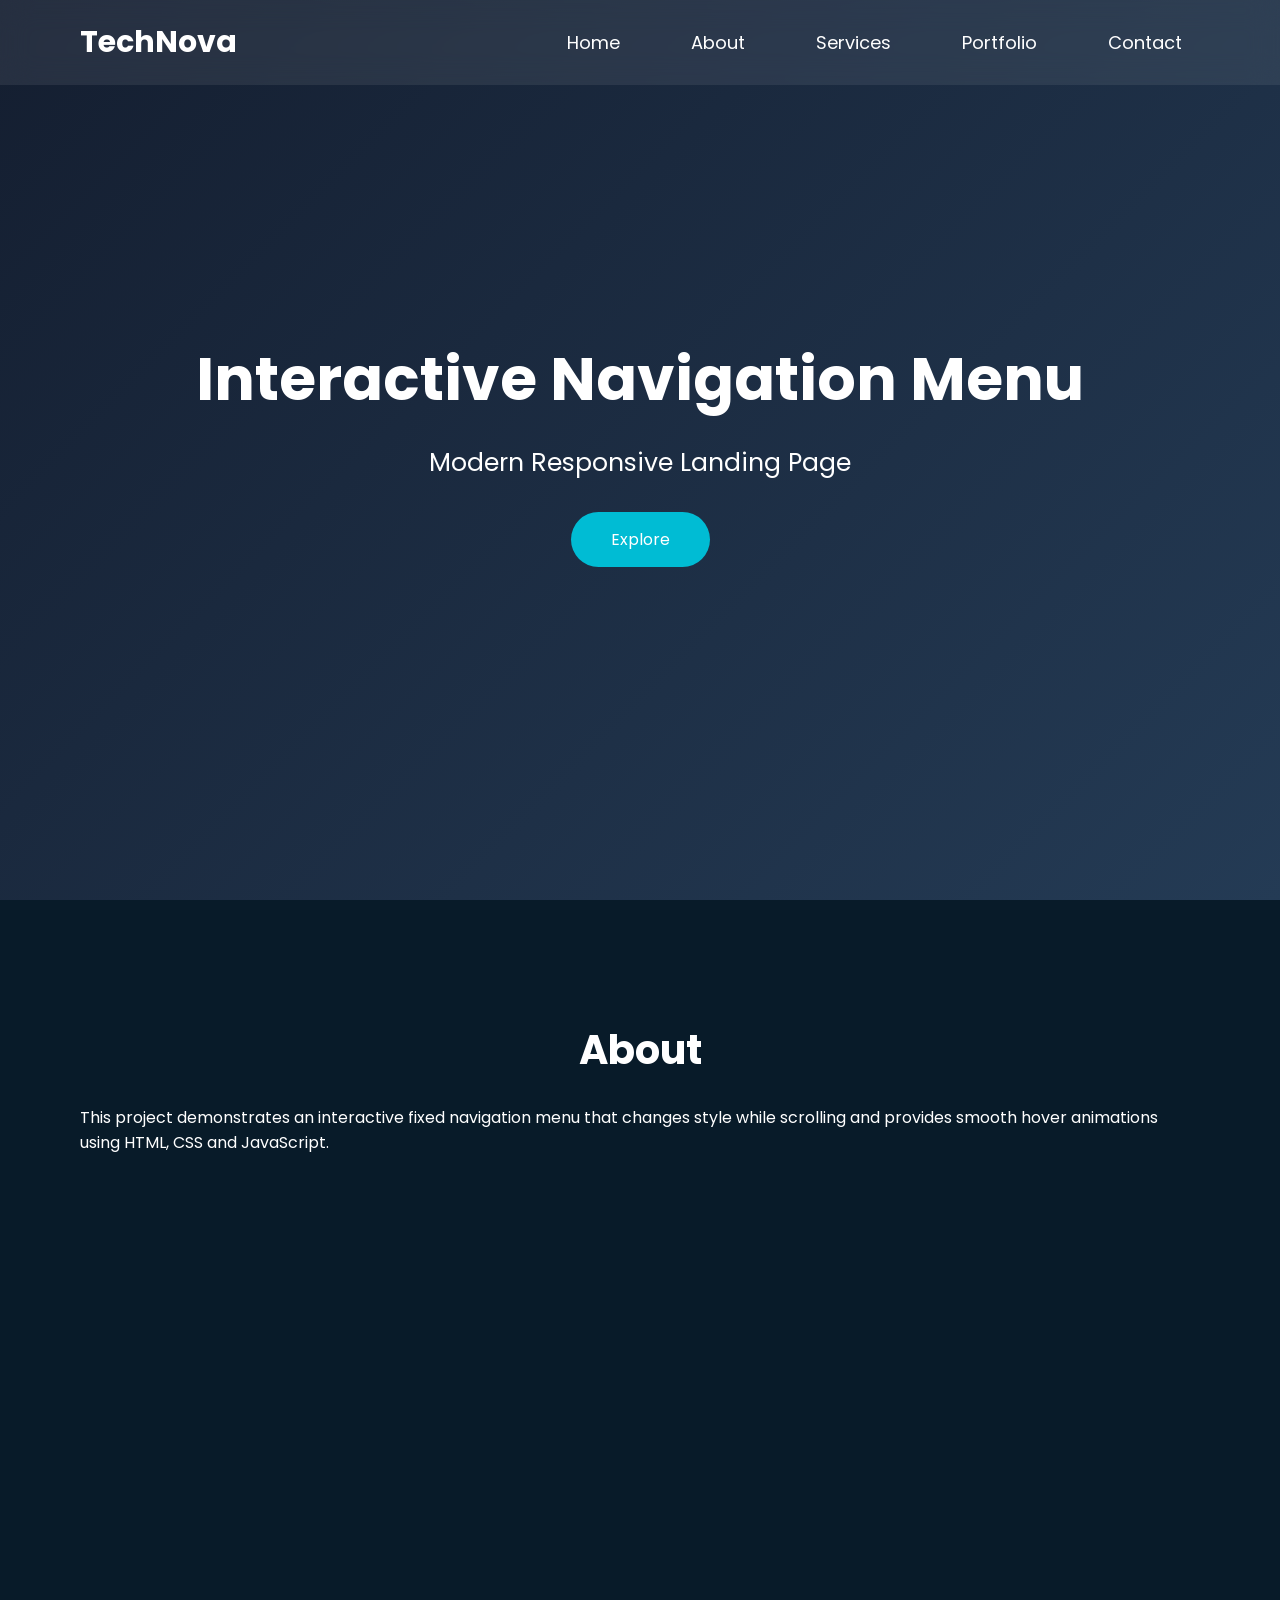
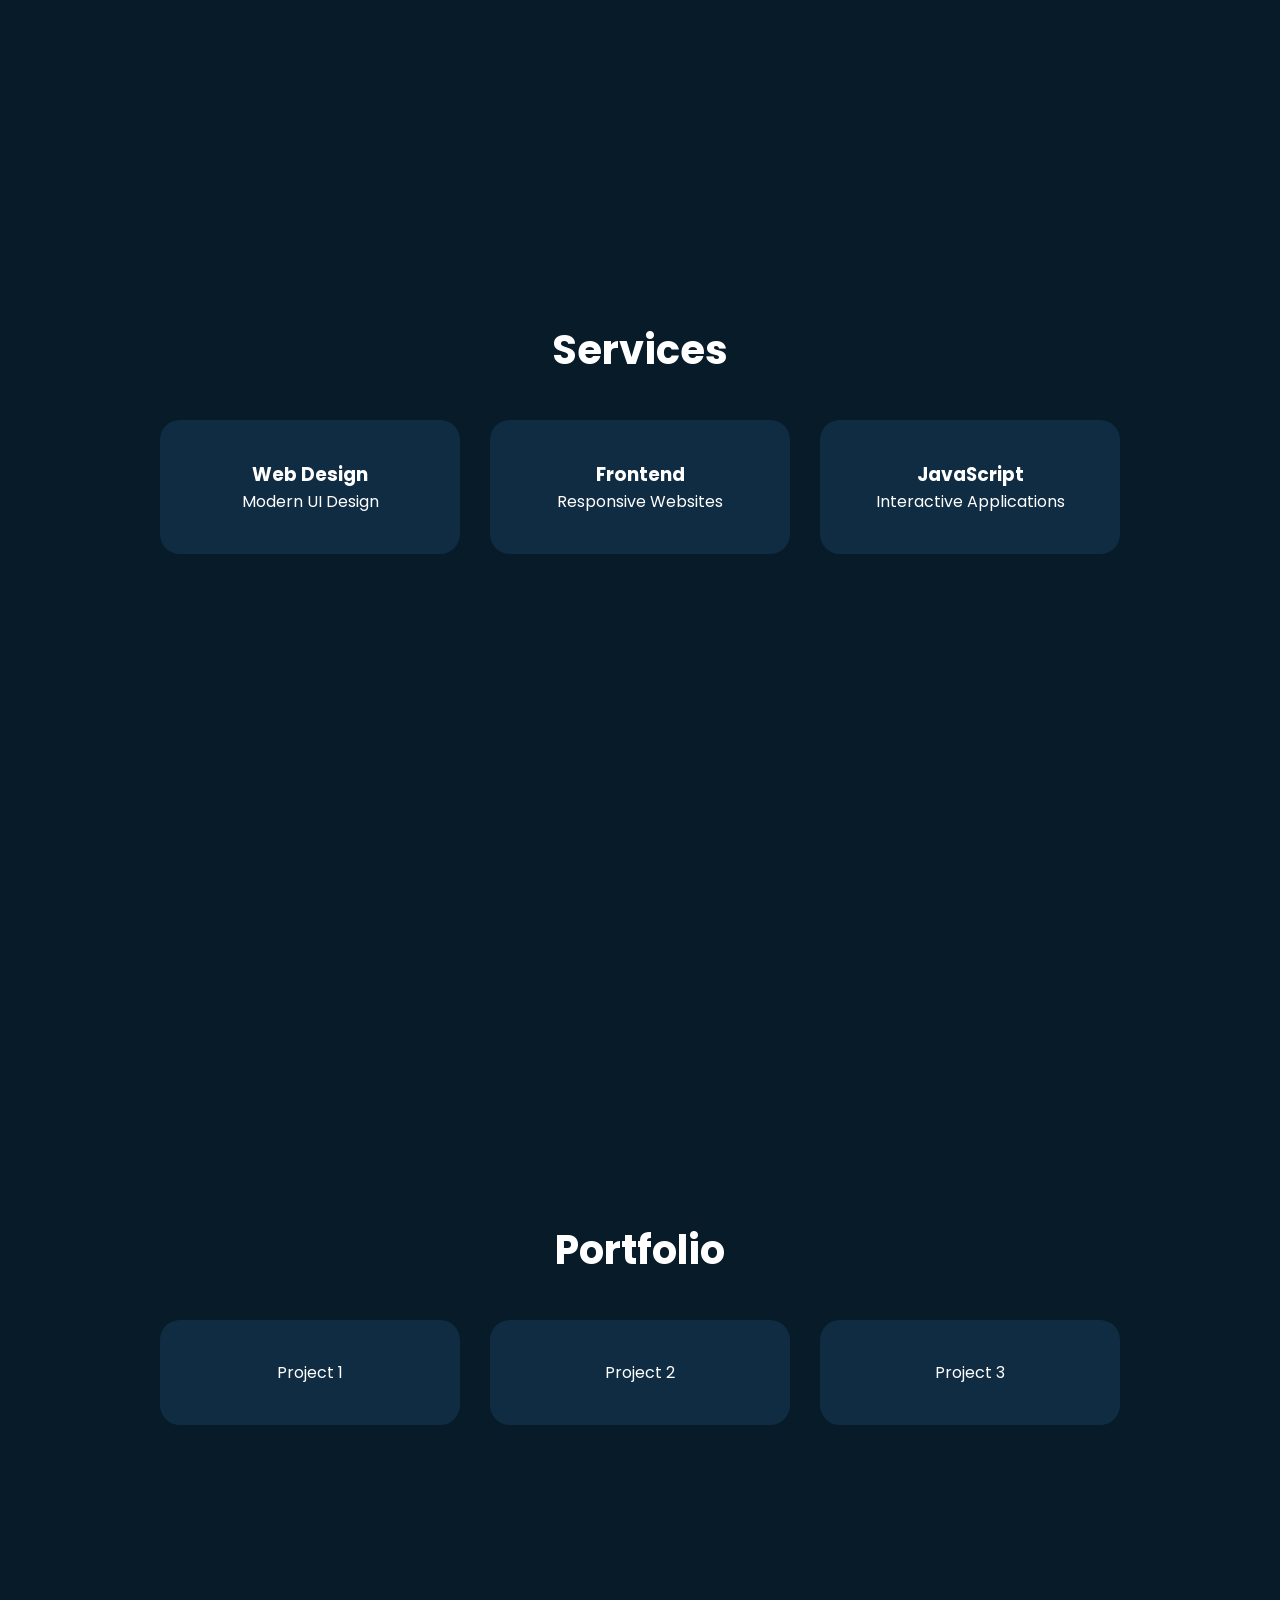
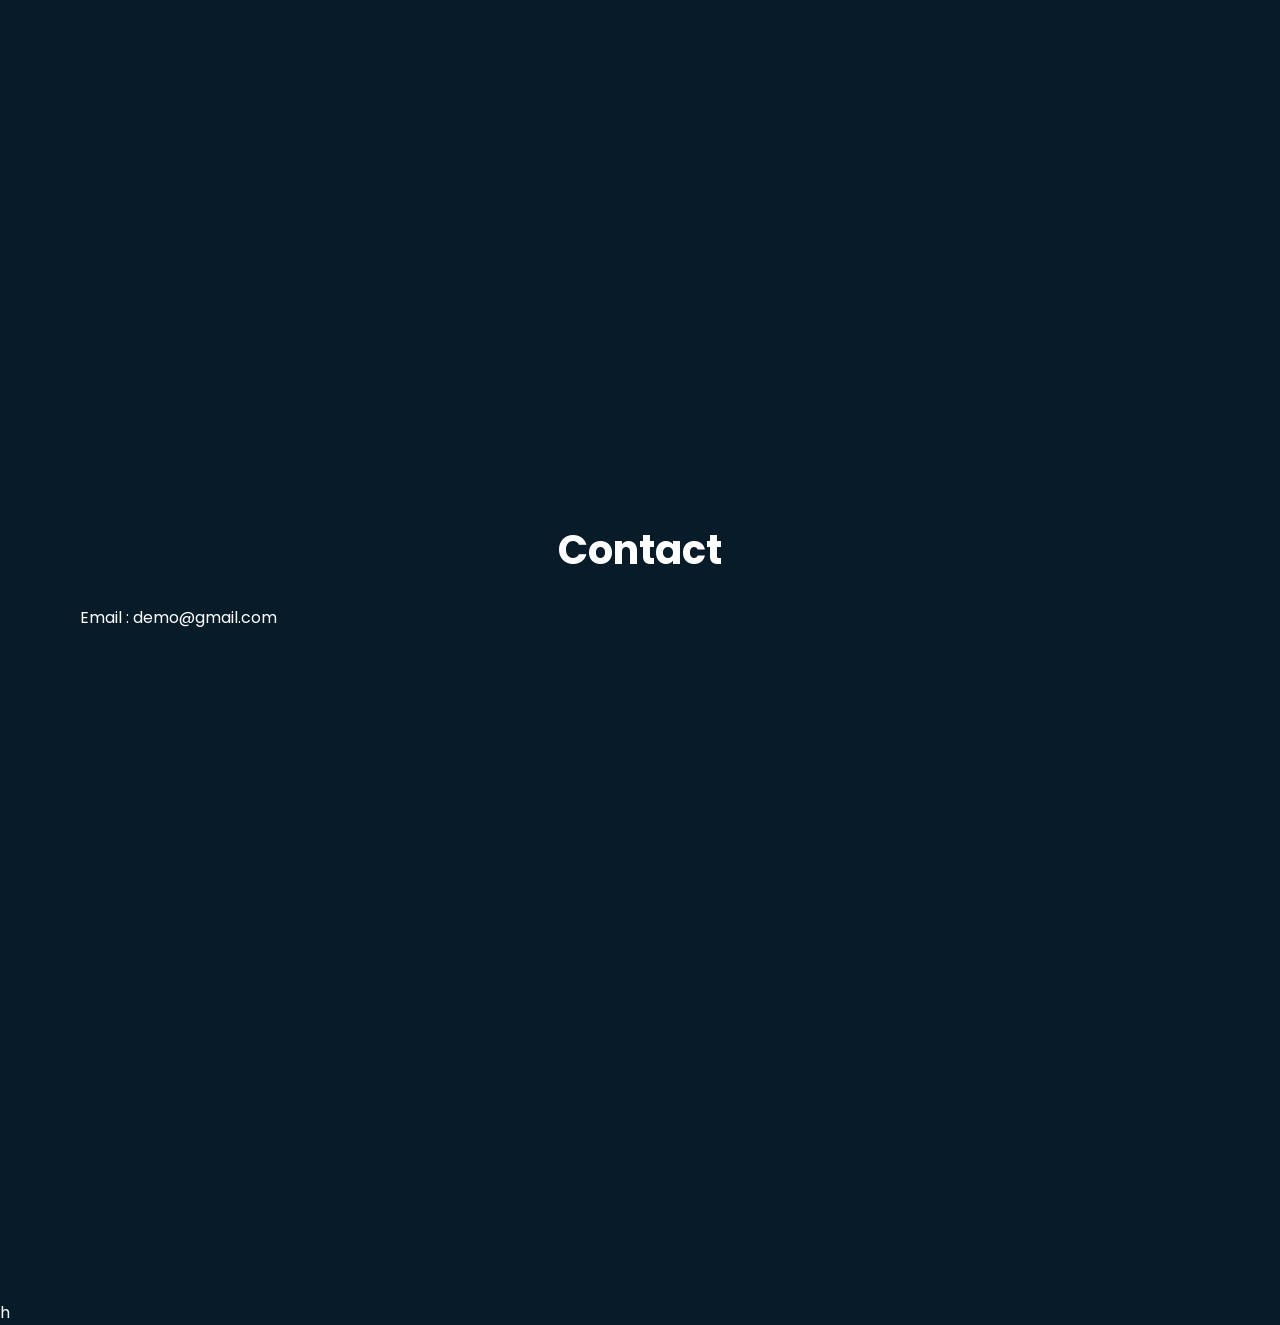
<file: Responsive Landing Page/index.html>
<!DOCTYPE html>
<html lang="en">

<head>

<meta charset="UTF-8">

<meta name="viewport" content="width=device-width, initial-scale=1.0">

<title>Interactive Navigation Menu</title>

<link rel="stylesheet" href="style.css">

<link rel="preconnect" href="https://fonts.googleapis.com">

<link href="https://fonts.googleapis.com/css2?family=Poppins:wght@300;400;500;600;700&display=swap" rel="stylesheet">

</head>

<body>

<header>

<nav id="navbar">

<div class="logo">

TechNova

</div>

<ul>

<li><a href="#home">Home</a></li>

<li><a href="#about">About</a></li>

<li><a href="#services">Services</a></li>

<li><a href="#portfolio">Portfolio</a></li>

<li><a href="#contact">Contact</a></li>

</ul>

</nav>

</header>

<section id="home" class="hero">

<h1>Interactive Navigation Menu</h1>

<p>Modern Responsive Landing Page</p>

<a href="#about" class="btn">Explore</a>

</section>

<section id="about">

<h2>About</h2>

<p>

This project demonstrates an interactive fixed navigation menu that changes style while scrolling and provides smooth hover animations using HTML, CSS and JavaScript.

</p>

</section>

<section id="services">

<h2>Services</h2>

<div class="cards">

<div class="card">

<h3>Web Design</h3>

<p>Modern UI Design</p>

</div>

<div class="card">

<h3>Frontend</h3>

<p>Responsive Websites</p>

</div>

<div class="card">

<h3>JavaScript</h3>

<p>Interactive Applications</p>

</div>

</div>

</section>

<section id="portfolio">

<h2>Portfolio</h2>

<div class="cards">

<div class="card">Project 1</div>

<div class="card">Project 2</div>

<div class="card">Project 3</div>

</div>

</section>

<section id="contact">

<h2>Contact</h2>

<p>Email : demo@gmail.com</p>

</section>

<button id="topBtn">↑</button>

<script src="script.js"></script>

</body>

</html>h
</file>
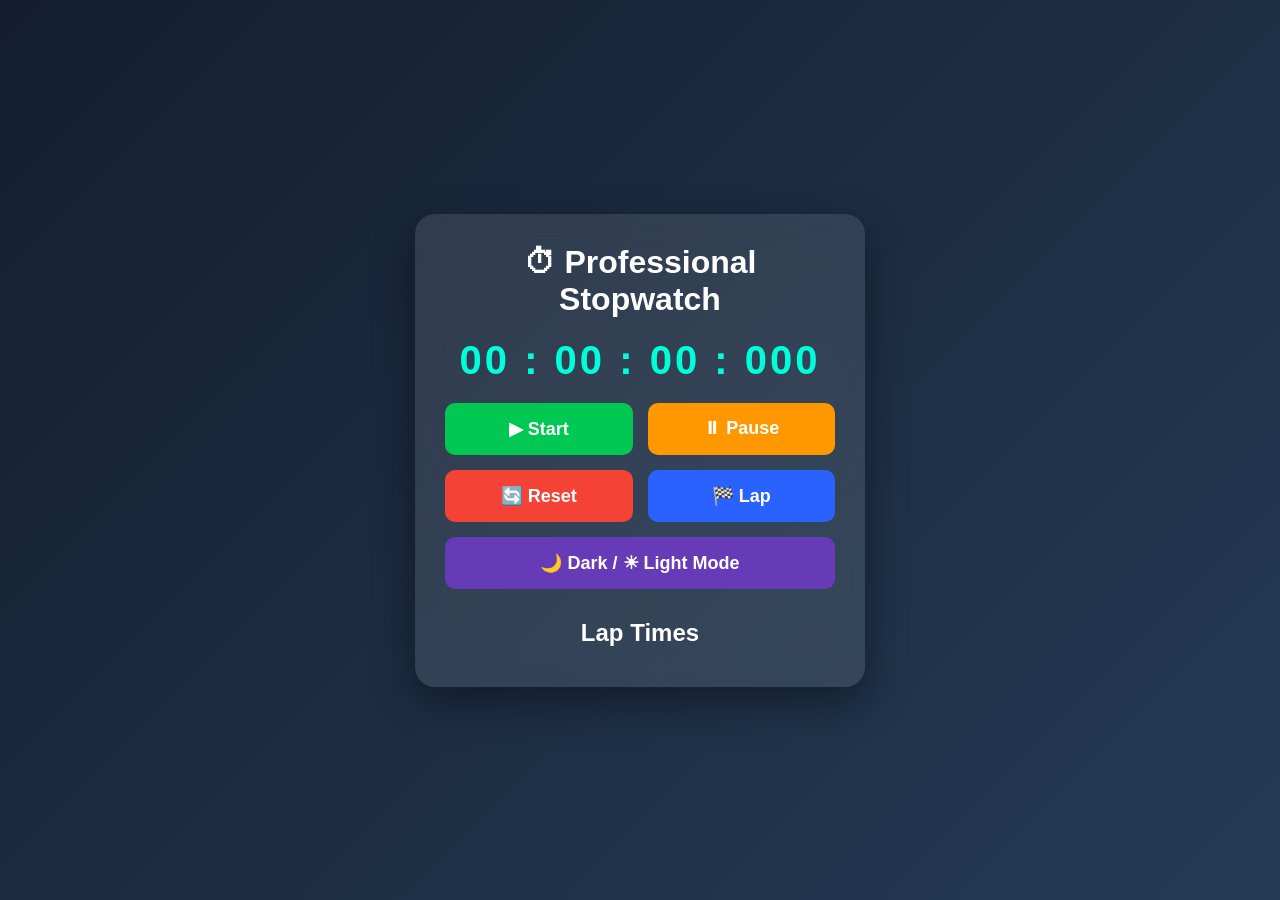
<file: stopwatch web application/index.html>
<!DOCTYPE html>
<html lang="en">
<head>

<meta charset="UTF-8">
<meta name="viewport" content="width=device-width, initial-scale=1.0">

<title>Stopwatch</title>

<style>

*{
margin:0;
padding:0;
box-sizing:border-box;
font-family:Arial,sans-serif;
}

body{

height:100vh;

display:flex;

justify-content:center;

align-items:center;

transition:.4s;

background:linear-gradient(135deg,#141e30,#243b55);

}

body.light{

background:linear-gradient(135deg,#f5f7fa,#c3cfe2);

}

.container{

width:450px;

padding:30px;

border-radius:20px;

background:rgba(255,255,255,.1);

backdrop-filter:blur(15px);

box-shadow:0 15px 40px rgba(0,0,0,.4);

text-align:center;

color:white;

transition:.4s;

}

body.light .container{

background:white;

color:#222;

}

h1{

margin-bottom:20px;

}

#display{

font-size:40px;

font-weight:bold;

margin:20px 0;

letter-spacing:3px;

color:#00ffd9;

}

body.light #display{

color:#0077ff;

}

.buttons{

display:grid;

grid-template-columns:repeat(2,1fr);

gap:15px;

margin-top:20px;

}

button{

padding:15px;

font-size:18px;

border:none;

border-radius:10px;

cursor:pointer;

transition:.3s;

font-weight:bold;

}

button:hover{

transform:translateY(-4px);

box-shadow:0 10px 20px rgba(0,0,0,.3);

}

#start{

background:#00c853;

color:white;

}

#pause{

background:#ff9800;

color:white;

}

#reset{

background:#f44336;

color:white;

}

#lap{

background:#2962ff;

color:white;

}

#theme{

background:#673ab7;

color:white;

grid-column:span 2;

}

h2{

margin-top:30px;

margin-bottom:10px;

}

#lapList{

list-style:none;

max-height:220px;

overflow:auto;

}

#lapList li{

padding:12px;

margin:10px 0;

background:rgba(255,255,255,.15);

border-left:5px solid cyan;

border-radius:8px;

}

body.light #lapList li{

background:#ececec;

}

::-webkit-scrollbar{

width:6px;

}

::-webkit-scrollbar-thumb{

background:cyan;

border-radius:20px;

}

</style>

</head>

<body>

<div class="container">

<h1>⏱ Professional Stopwatch</h1>

<div id="display">

00 : 00 : 00 : 000

</div>

<div class="buttons">

<button id="start">▶ Start</button>

<button id="pause">⏸ Pause</button>

<button id="reset">🔄 Reset</button>

<button id="lap">🏁 Lap</button>

<button id="theme">🌙 Dark / ☀ Light Mode</button>

</div>

<h2>Lap Times</h2>

<ul id="lapList"></ul>

</div>

<script>

let display=document.getElementById("display");

let startBtn=document.getElementById("start");

let pauseBtn=document.getElementById("pause");

let resetBtn=document.getElementById("reset");

let lapBtn=document.getElementById("lap");

let themeBtn=document.getElementById("theme");

let lapList=document.getElementById("lapList");

let startTime=0;

let elapsed=0;

let timer;

let running=false;

let dark=true;



function clickSound(){

const audio=new Audio("https://actions.google.com/sounds/v1/cartoon/pop.ogg");

audio.play();

}



function update(){

let time=Date.now()-startTime+elapsed;

let ms=time%1000;

let sec=Math.floor(time/1000)%60;

let min=Math.floor(time/60000)%60;

let hr=Math.floor(time/3600000);

display.innerHTML=

String(hr).padStart(2,'0')+" : "+

String(min).padStart(2,'0')+" : "+

String(sec).padStart(2,'0')+" : "+

String(ms).padStart(3,'0');

}



startBtn.onclick=function(){

clickSound();

if(!running){

startTime=Date.now();

timer=setInterval(update,10);

running=true;

}

}



pauseBtn.onclick=function(){

clickSound();

if(running){

clearInterval(timer);

elapsed+=Date.now()-startTime;

running=false;

}

}



resetBtn.onclick=function(){

clickSound();

clearInterval(timer);

running=false;

elapsed=0;

display.innerHTML="00 : 00 : 00 : 000";

lapList.innerHTML="";

}



lapBtn.onclick=function(){

clickSound();

if(running){

let li=document.createElement("li");

li.innerHTML="Lap "+(lapList.children.length+1)+" ➜ "+display.innerHTML;

lapList.prepend(li);

}

}



themeBtn.onclick=function(){

clickSound();

document.body.classList.toggle("light");

dark=!dark;

themeBtn.innerHTML=dark?

"🌙 Dark / ☀ Light Mode":

"☀ Light / 🌙 Dark Mode";

}

</script>

</body>
</html>
</file>
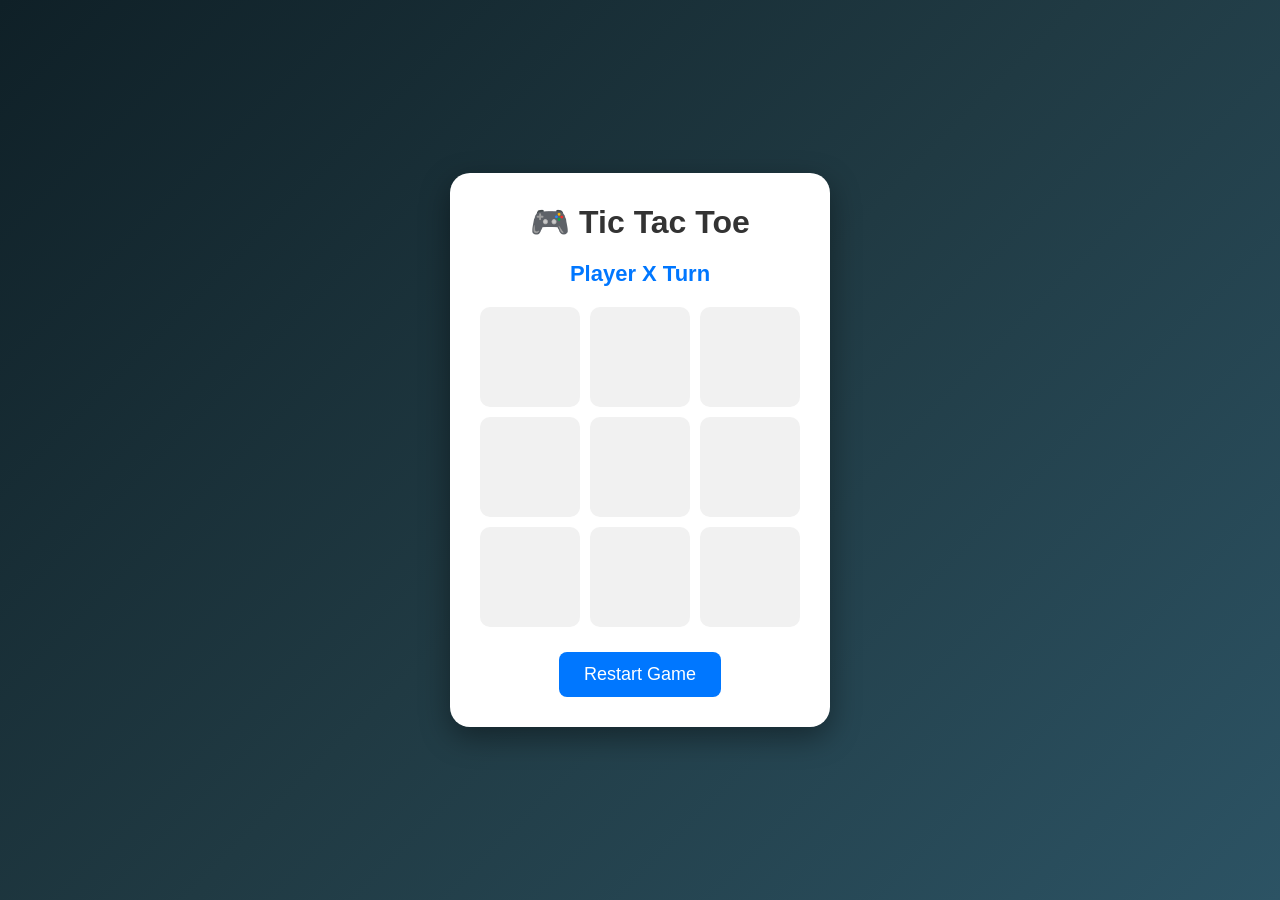
<file: tic tac toe/index.html>
<!DOCTYPE html>
<html lang="en">
<head>
<meta charset="UTF-8">
<meta name="viewport" content="width=device-width, initial-scale=1.0">
<title>Tic Tac Toe</title>

<style>
*{
margin:0;
padding:0;
box-sizing:border-box;
font-family:Arial,sans-serif;
}

body{
height:100vh;
display:flex;
justify-content:center;
align-items:center;
background:linear-gradient(135deg,#0f2027,#203a43,#2c5364);
}

.container{
text-align:center;
background:white;
padding:30px;
border-radius:20px;
box-shadow:0 10px 30px rgba(0,0,0,.4);
}

h1{
margin-bottom:20px;
color:#333;
}

#status{
font-size:22px;
font-weight:bold;
margin-bottom:20px;
color:#0077ff;
}

.board{
display:grid;
grid-template-columns:repeat(3,100px);
gap:10px;
justify-content:center;
}

.cell{
width:100px;
height:100px;
background:#f1f1f1;
display:flex;
justify-content:center;
align-items:center;
font-size:45px;
font-weight:bold;
cursor:pointer;
border-radius:10px;
transition:.3s;
}

.cell:hover{
background:#00bcd4;
color:white;
transform:scale(1.05);
}

button{
margin-top:25px;
padding:12px 25px;
font-size:18px;
border:none;
background:#0077ff;
color:white;
border-radius:8px;
cursor:pointer;
transition:.3s;
}

button:hover{
background:#0056b3;
}
</style>
</head>

<body>

<div class="container">

<h1>🎮 Tic Tac Toe</h1>

<div id="status">Player X Turn</div>

<div class="board">

<div class="cell"></div>
<div class="cell"></div>
<div class="cell"></div>

<div class="cell"></div>
<div class="cell"></div>
<div class="cell"></div>

<div class="cell"></div>
<div class="cell"></div>
<div class="cell"></div>

</div>

<button onclick="restart()">Restart Game</button>

</div>

<script>

const cells=document.querySelectorAll(".cell");
const status=document.getElementById("status");

let currentPlayer="X";
let gameActive=true;

const winPatterns=[
[0,1,2],
[3,4,5],
[6,7,8],
[0,3,6],
[1,4,7],
[2,5,8],
[0,4,8],
[2,4,6]
];

cells.forEach((cell,index)=>{

cell.addEventListener("click",()=>{

if(cell.innerHTML!="" || !gameActive)
return;

cell.innerHTML=currentPlayer;

checkWinner();

if(gameActive){

currentPlayer=currentPlayer=="X"?"O":"X";

status.innerHTML="Player "+currentPlayer+" Turn";

}

});

});

function checkWinner(){

for(let pattern of winPatterns){

let a=cells[pattern[0]].innerHTML;
let b=cells[pattern[1]].innerHTML;
let c=cells[pattern[2]].innerHTML;

if(a!="" && a==b && b==c){

status.innerHTML="🎉 Player "+a+" Wins!";

gameActive=false;

cells[pattern[0]].style.background="#4CAF50";
cells[pattern[1]].style.background="#4CAF50";
cells[pattern[2]].style.background="#4CAF50";

return;

}

}

let draw=true;

cells.forEach(cell=>{

if(cell.innerHTML=="")
draw=false;

});

if(draw){

status.innerHTML="🤝 Match Draw";

gameActive=false;

}

}

function restart(){

cells.forEach(cell=>{

cell.innerHTML="";
cell.style.background="#f1f1f1";

});

currentPlayer="X";
gameActive=true;

status.innerHTML="Player X Turn";

}

</script>

</body>
</html>
</file>
<file: Responsive Landing Page/style.css>
*{
margin:0;
padding:0;
box-sizing:border-box;
font-family:'Poppins',sans-serif;
scroll-behavior:smooth;
}

body{

background:#081b29;

color:white;

}

nav{

position:fixed;

top:0;

left:0;

width:100%;

display:flex;

justify-content:space-between;

align-items:center;

padding:20px 80px;

background:rgba(255,255,255,.08);

backdrop-filter:blur(15px);

transition:.4s;

z-index:1000;

}

nav.scrolled{

background:#00bcd4;

padding:15px 80px;

box-shadow:0 8px 20px rgba(0,0,0,.4);

}

.logo{

font-size:30px;

font-weight:700;

color:white;

}

nav ul{

display:flex;

list-style:none;

}

nav ul li{

margin-left:35px;

}

nav ul li a{

color:white;

text-decoration:none;

font-size:18px;

padding:10px 18px;

transition:.4s;

border-radius:30px;

}

nav ul li a:hover{

background:white;

color:#00bcd4;

transform:translateY(-3px);

}

.hero{

height:100vh;

display:flex;

justify-content:center;

align-items:center;

flex-direction:column;

background:linear-gradient(135deg,#141e30,#243b55);

text-align:center;

}

.hero h1{

font-size:60px;

margin-bottom:20px;

}

.hero p{

font-size:25px;

margin-bottom:30px;

}

.btn{

padding:15px 40px;

background:#00bcd4;

text-decoration:none;

color:white;

border-radius:40px;

transition:.4s;

}

.btn:hover{

background:white;

color:#00bcd4;

}

section{

padding:120px 80px;

min-height:100vh;

}

h2{

font-size:40px;

margin-bottom:25px;

text-align:center;

}

.cards{

display:flex;

justify-content:center;

gap:30px;

margin-top:40px;

flex-wrap:wrap;

}

.card{

width:300px;

padding:40px;

background:#102c42;

border-radius:20px;

text-align:center;

transition:.4s;

cursor:pointer;

}

.card:hover{

transform:translateY(-12px);

background:#00bcd4;

}

#topBtn{

position:fixed;

bottom:40px;

right:30px;

display:none;

padding:15px;

border:none;

border-radius:50%;

font-size:22px;

background:#00bcd4;

color:white;

cursor:pointer;

}

@media(max-width:768px){

nav{

padding:20px;

flex-direction:column;

}

nav ul{

margin-top:15px;

flex-wrap:wrap;

justify-content:center;

}

.hero h1{

font-size:40px;

}

.cards{

flex-direction:column;

align-items:center;

}

}
</file>
